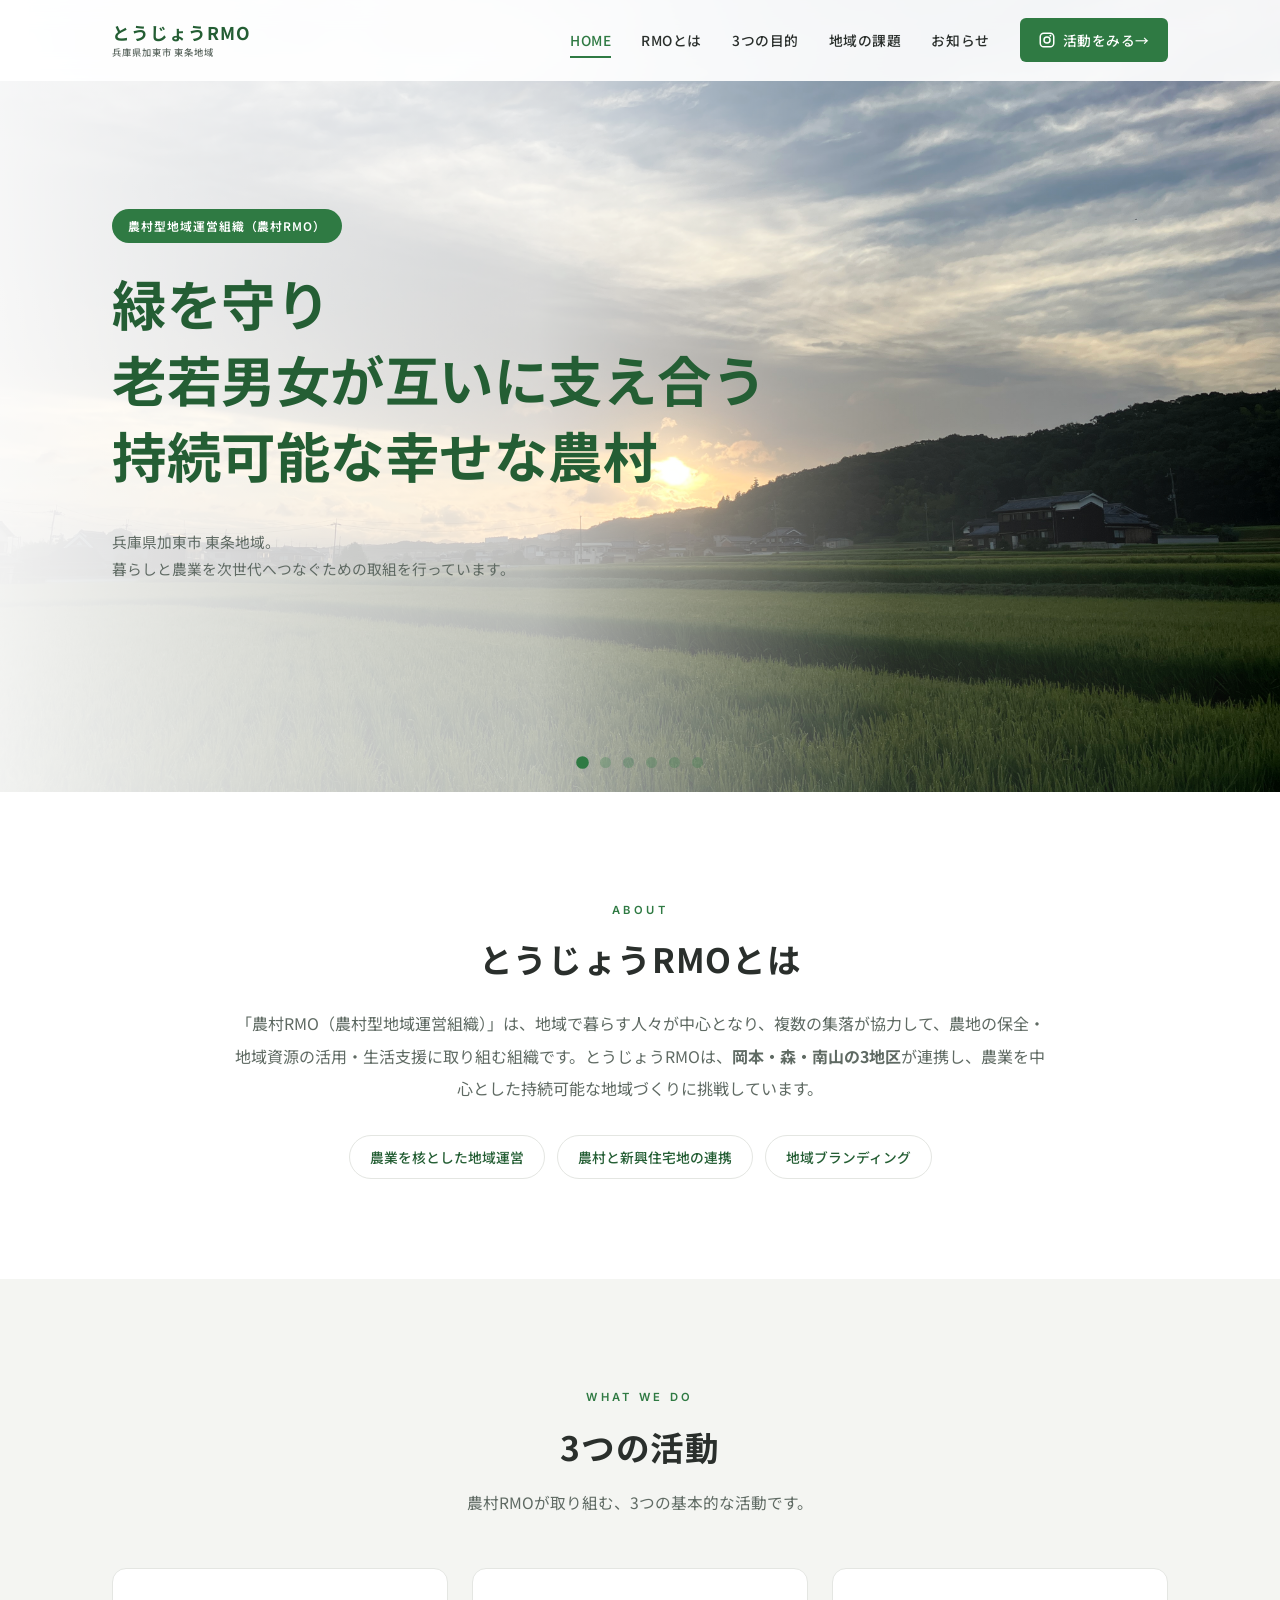
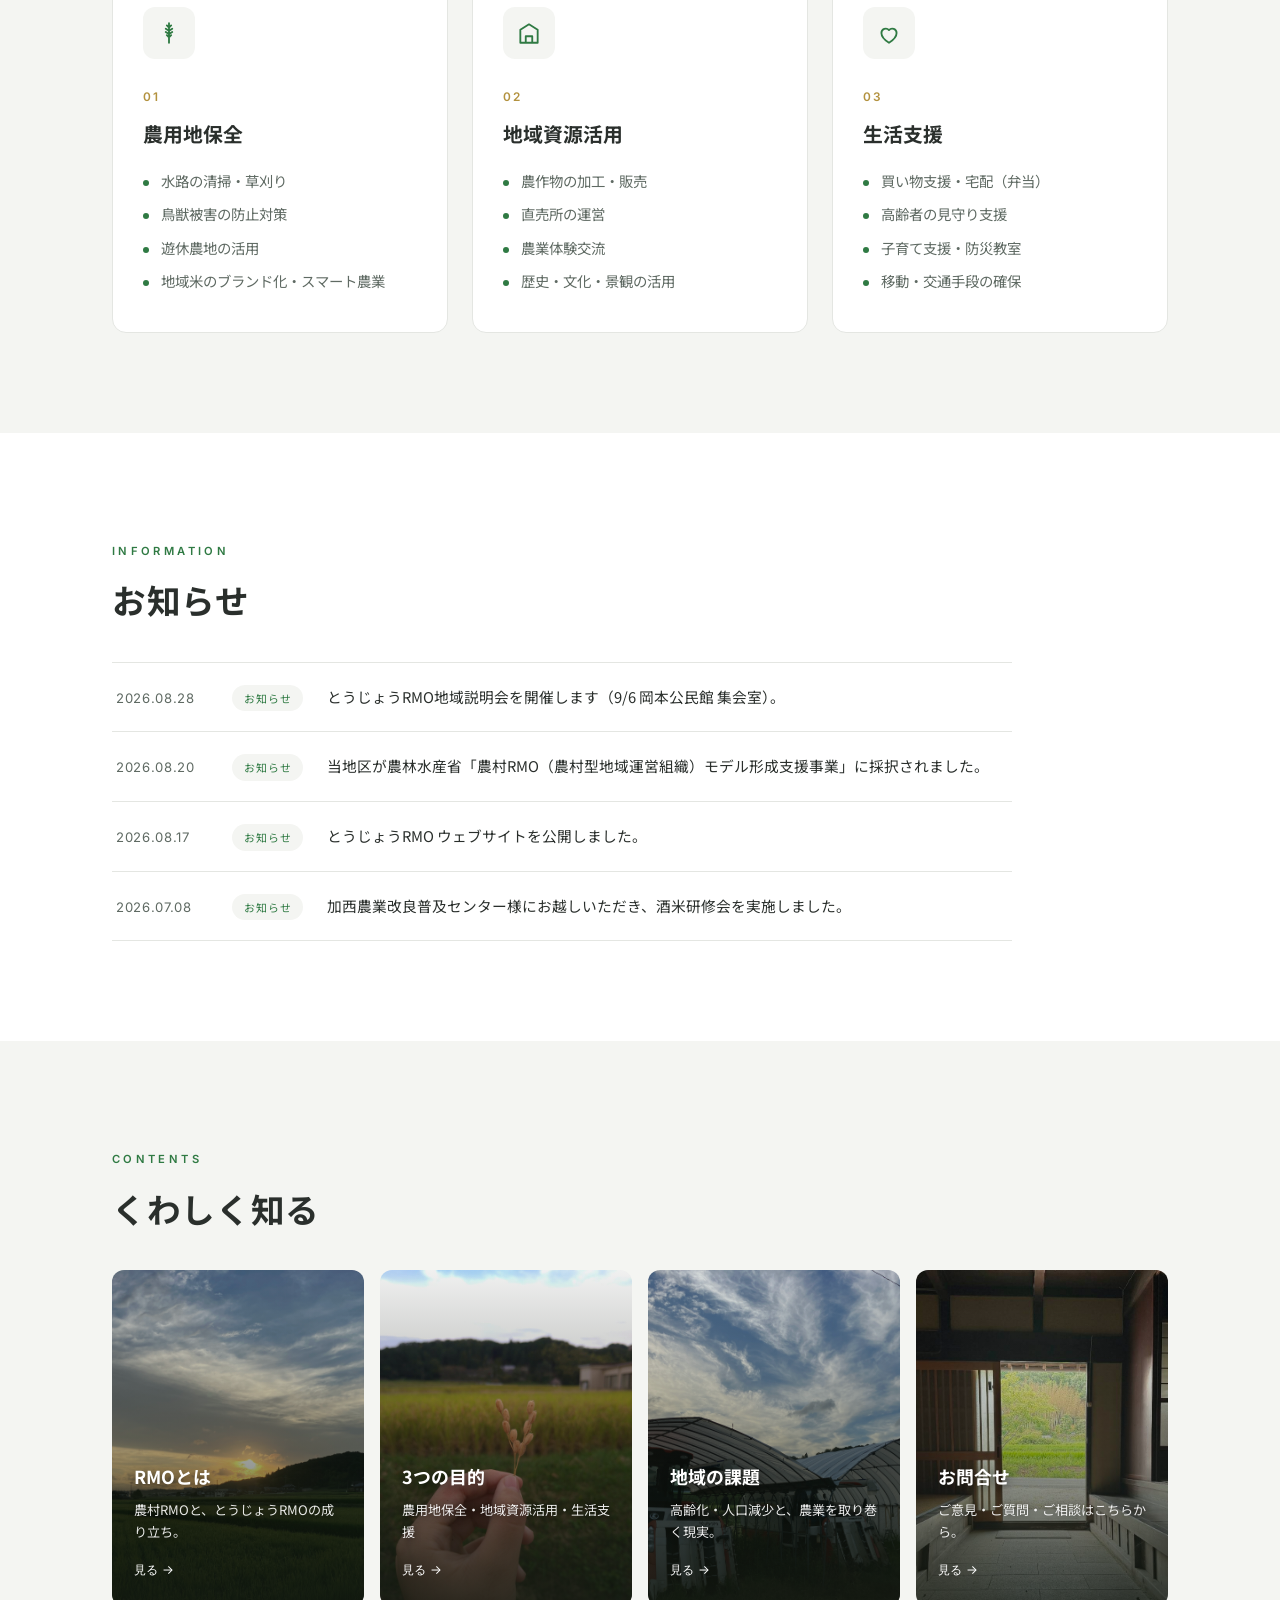
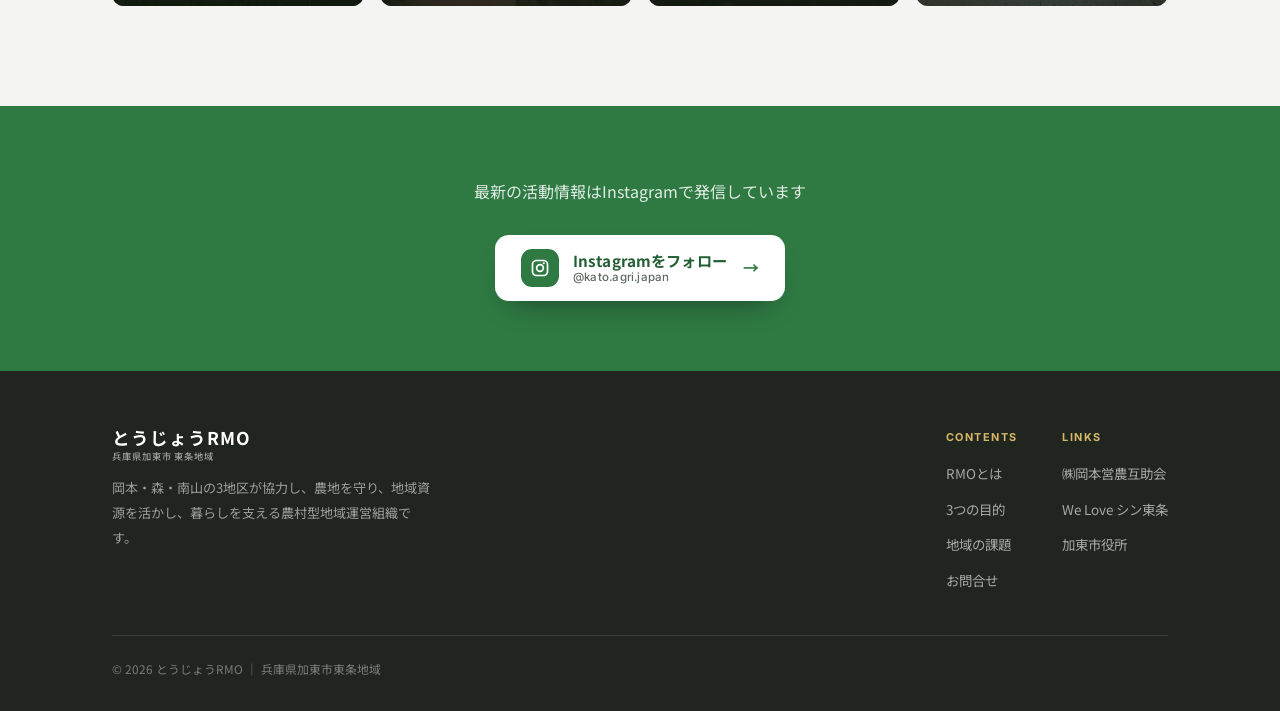
<file: index.html>
<!DOCTYPE html>
<html lang="ja">
<head>
<meta charset="UTF-8">
<meta name="viewport" content="width=device-width, initial-scale=1.0, viewport-fit=cover">
<title>とうじょうRMO</title>
<meta name="description" content="兵庫県加東市東条地域の農村型地域運営組織（農村RMO）。岡本・森・南山3地区が協力、農用地保全・地域資源活用・生活支援に取り組みます。">
<link rel="preconnect" href="https://fonts.googleapis.com">
<link rel="preconnect" href="https://fonts.gstatic.com" crossorigin>
<link href="https://fonts.googleapis.com/css2?family=Noto+Sans+JP:wght@400;500;600;700&family=Inter:wght@400;500;600;700&display=swap" rel="stylesheet">
<link rel="stylesheet" href="style.css">
</head>
<body>
<!-- ===== ヘッダー（common.js が挿入） ===== -->
<div id="site-header"></div>
<!-- ===== ヒーロー（自動スライド／3秒で分かる） ===== -->
<section class="hero">
  <div class="slides" id="slides">
    <div class="slide active"><img src="images/hero1.jpg" alt="東条地域の田園風景"></div>
    <div class="slide"><img src="images/hero2.jpg" alt="東条地域の田園風景"></div>
    <div class="slide"><img src="images/hero3.jpg" alt="東条地域の田園風景"></div>
    <div class="slide"><img src="images/hero4.jpg" alt="東条地域の田園風景"></div>
    <div class="slide"><img src="images/hero5.jpg" alt="東条地域の田園風景"></div>
    <div class="slide"><img src="images/hero6.jpg" alt="東条地域の田園風景"></div>
  </div>
  <div class="wrap hero-copy">
    <span class="badge">農村型地域運営組織（農村RMO）</span>
    <h1>緑を守り<br>老若男女が互いに支え合う<br>持続可能な幸せな農村</h1>
    <p class="sub">兵庫県加東市 東条地域。<br>暮らしと農業を次世代へつなぐための取組を行っています。</p>
  </div>
  <div class="hero-dots" id="heroDots">
    <button class="active" data-i="0" aria-label="スライド1"></button>
    <button data-i="1" aria-label="スライド2"></button>
    <button data-i="2" aria-label="スライド3"></button>
    <button data-i="3" aria-label="スライド4"></button>
    <button data-i="4" aria-label="スライド5"></button>
    <button data-i="4" aria-label="スライド6"></button>
  </div>
</section>
<!-- ===== とうじょうRMOとは（要約） ===== -->
<section class="section">
  <div class="wrap">
    <div class="intro reveal">
      <span class="eyebrow">About</span>
      <h2 class="sec-title">とうじょうRMOとは</h2>
      <p>「農村RMO（農村型地域運営組織）」は、地域で暮らす人々が中心となり、複数の集落が協力して、農地の保全・地域資源の活用・生活支援に取り組む組織です。とうじょうRMOは、<b>岡本・森・南山の3地区</b>が連携し、農業を中心とした持続可能な地域づくりに挑戦しています。</p>
      <div class="keywords">
        <span>農業を核とした地域運営</span>
        <span>農村と新興住宅地の連携</span>
        <span>地域ブランディング</span>
      </div>
    </div>
  </div>
</section>
<!-- ===== 3つの活動（Word準拠） ===== -->
<section class="section gray">
  <div class="wrap">
    <div class="acts-head reveal">
      <span class="eyebrow">What We Do</span>
      <h2 class="sec-title">3つの活動</h2>
      <p class="sec-lead" style="margin-left:auto;margin-right:auto;">農村RMOが取り組む、3つの基本的な活動です。</p>
    </div>
    <div class="acts">
      <div class="act reveal">
        <div class="ic">
          <svg width="26" height="26" viewBox="0 0 24 24" fill="none"><path d="M12 3v18 M12 7l-2-2 M12 10l-3-2 M12 13l-3-2 M12 16l-2-2 M12 7l2-2 M12 10l3-2 M12 13l3-2 M12 16l2-2" stroke="#2f7a43" stroke-width="1.7" stroke-linecap="round" stroke-linejoin="round"/></svg>
        </div>
        <span class="no">01</span>
        <h3>農用地保全</h3>
        <ul>
          <li>水路の清掃・草刈り</li>
          <li>鳥獣被害の防止対策</li>
          <li>遊休農地の活用</li>
          <li>地域米のブランド化・スマート農業</li>
        </ul>
      </div>
      <div class="act reveal">
        <div class="ic">
          <svg width="26" height="26" viewBox="0 0 24 24" fill="none"><path d="M4 21V9l8-5 8 5v12M4 21h16M9 21v-6h6v6" stroke="#2f7a43" stroke-width="1.7" stroke-linecap="round" stroke-linejoin="round"/></svg>
        </div>
        <span class="no">02</span>
        <h3>地域資源活用</h3>
        <ul>
          <li>農作物の加工・販売</li>
          <li>直売所の運営</li>
          <li>農業体験交流</li>
          <li>歴史・文化・景観の活用</li>
        </ul>
      </div>
      <div class="act reveal">
        <div class="ic">
          <svg width="26" height="26" viewBox="0 0 24 24" fill="none"><path d="M12 21s-7-4.35-7-9a4 4 0 0 1 7-2.65A4 4 0 0 1 19 12c0 4.65-7 9-7 9z" stroke="#2f7a43" stroke-width="1.7" stroke-linecap="round" stroke-linejoin="round"/></svg>
        </div>
        <span class="no">03</span>
        <h3>生活支援</h3>
        <ul>
          <li>買い物支援・宅配（弁当）</li>
          <li>高齢者の見守り支援</li>
          <li>子育て支援・防災教室</li>
          <li>移動・交通手段の確保</li>
        </ul>
      </div>
    </div>
  </div>
</section>
<!-- ===== お知らせ（JSONで管理） ===== -->
<section class="section" id="news">
  <div class="wrap">
    <div class="acts-head reveal" style="text-align:left;margin-bottom:36px;">
      <span class="eyebrow">Information</span>
      <h2 class="sec-title">お知らせ</h2>
    </div>
    <div class="news-list reveal" id="newsList"></div>
  </div>
</section>
<!-- ===== コンテンツ ナビ（各タイルにヒーロー画像／リンク先ページと同じ画像） ===== -->
<section class="section gray">
  <div class="wrap">
    <div class="acts-head reveal" style="text-align:left;margin-bottom:36px;">
      <span class="eyebrow">Contents</span>
      <h2 class="sec-title">くわしく知る</h2>
    </div>
    <div class="menu-grid reveal">
      <a href="about.html" class="menu-card">
        <img src="images/hero1.jpg" alt="RMOとは">
        <div class="menu-body">
          <h3>RMOとは</h3>
          <p>農村RMOと、とうじょうRMOの成り立ち。</p>
          <span class="go">見る →</span>
        </div>
      </a>
      <a href="solutions.html" class="menu-card">
        <img src="images/hero2.jpg" alt="3つの活動">
        <div class="menu-body">
          <h3>3つの目的</h3>
          <p>農用地保全・地域資源活用・生活支援</p>
          <span class="go">見る →</span>
        </div>
      </a>
      <a href="challenges.html" class="menu-card">
        <img src="images/hero3.jpg" alt="地域の課題">
        <div class="menu-body">
          <h3>地域の課題</h3>
          <p>高齢化・人口減少と、農業を取り巻く現実。</p>
          <span class="go">見る →</span>
        </div>
      </a>
      <a href="contact.html" class="menu-card">
        <img src="images/hero4.jpg" alt="お問合せ">
        <div class="menu-body">
          <h3>お問合せ</h3>
          <p>ご意見・ご質問・ご相談はこちらから。</p>
          <span class="go">見る →</span>
        </div>
      </a>
    </div>
  </div>
</section>
<!-- ===== CTA ===== -->
<section class="cta">
  <div class="wrap">
    <p>最新の活動情報はInstagramで発信しています</p>
    <a href="https://www.instagram.com/kato.agri.japan/" class="btn btn-ig" target="_blank" rel="noopener" aria-label="Instagram @kato.agri.japan をフォロー">
      <span class="ig-icon" aria-hidden="true">
        <svg width="20" height="20" viewBox="0 0 24 24" fill="currentColor">
          <path d="M7.75 2C4.57 2 2 4.57 2 7.75v8.5C2 19.43 4.57 22 7.75 22h8.5C19.43 22 22 19.43 22 16.25v-8.5C22 4.57 19.43 2 16.25 2h-8.5zm0 2h8.5A3.75 3.75 0 0 1 20 7.75v8.5A3.75 3.75 0 0 1 16.25 20h-8.5A3.75 3.75 0 0 1 4 16.25v-8.5A3.75 3.75 0 0 1 7.75 4zm8.75 1a1.25 1.25 0 1 0 0 2.5 1.25 1.25 0 0 0 0-2.5zM12 7a5 5 0 1 0 0 10 5 5 0 0 0 0-10zm0 2a3 3 0 1 1 0 6 3 3 0 0 1 0-6z"/>
        </svg>
      </span>
      <span class="ig-label">
        <span class="ig-main">Instagramをフォロー</span>
        <span class="ig-handle">@kato.agri.japan</span>
      </span>
      <span class="ig-arrow" aria-hidden="true">→</span>
    </a>
  </div>
</section>
<!-- ===== フッター（common.js が挿入） ===== -->
<div id="site-footer"></div>

<!-- 共通のメニューバー・フッター・メニュー動作・reveal は common.js が担当 -->
<script src="common.js"></script>
<script>
/* ↓ このページ（トップ）だけの動き：ヒーロースライド と お知らせ読み込み */

/* ヒーロー自動スライド */
const slides=[...document.querySelectorAll('.slide')];
const dots=[...document.querySelectorAll('.hero-dots button')];
let cur=0,timer;
function show(i){cur=i;slides.forEach((s,n)=>s.classList.toggle('active',n===i));dots.forEach((b,n)=>b.classList.toggle('active',n===i));}
function next(){show((cur+1)%slides.length);}
function play(){timer=setInterval(next,5000);}
dots.forEach(b=>b.addEventListener('click',()=>{show(+b.dataset.i);clearInterval(timer);play();}));
play();

/* お知らせ（news.json） */
fetch('news.json').then(r=>r.json()).then(items=>{
  document.getElementById('newsList').innerHTML=items.map(n=>{
    const d=new Date(n.date);
    const date=`${d.getFullYear()}.${String(d.getMonth()+1).padStart(2,'0')}.${String(d.getDate()).padStart(2,'0')}`;
    const title=n.url?`<a class="title" href="${n.url}">${n.title}</a>`:`<span class="title">${n.title}</span>`;
    return `<div class="news-item"><span class="date">${date}</span><span class="cat">${n.category}</span>${title}</div>`;
  }).join('');
}).catch(()=>{});
</script>
</body>
</html>
</file>
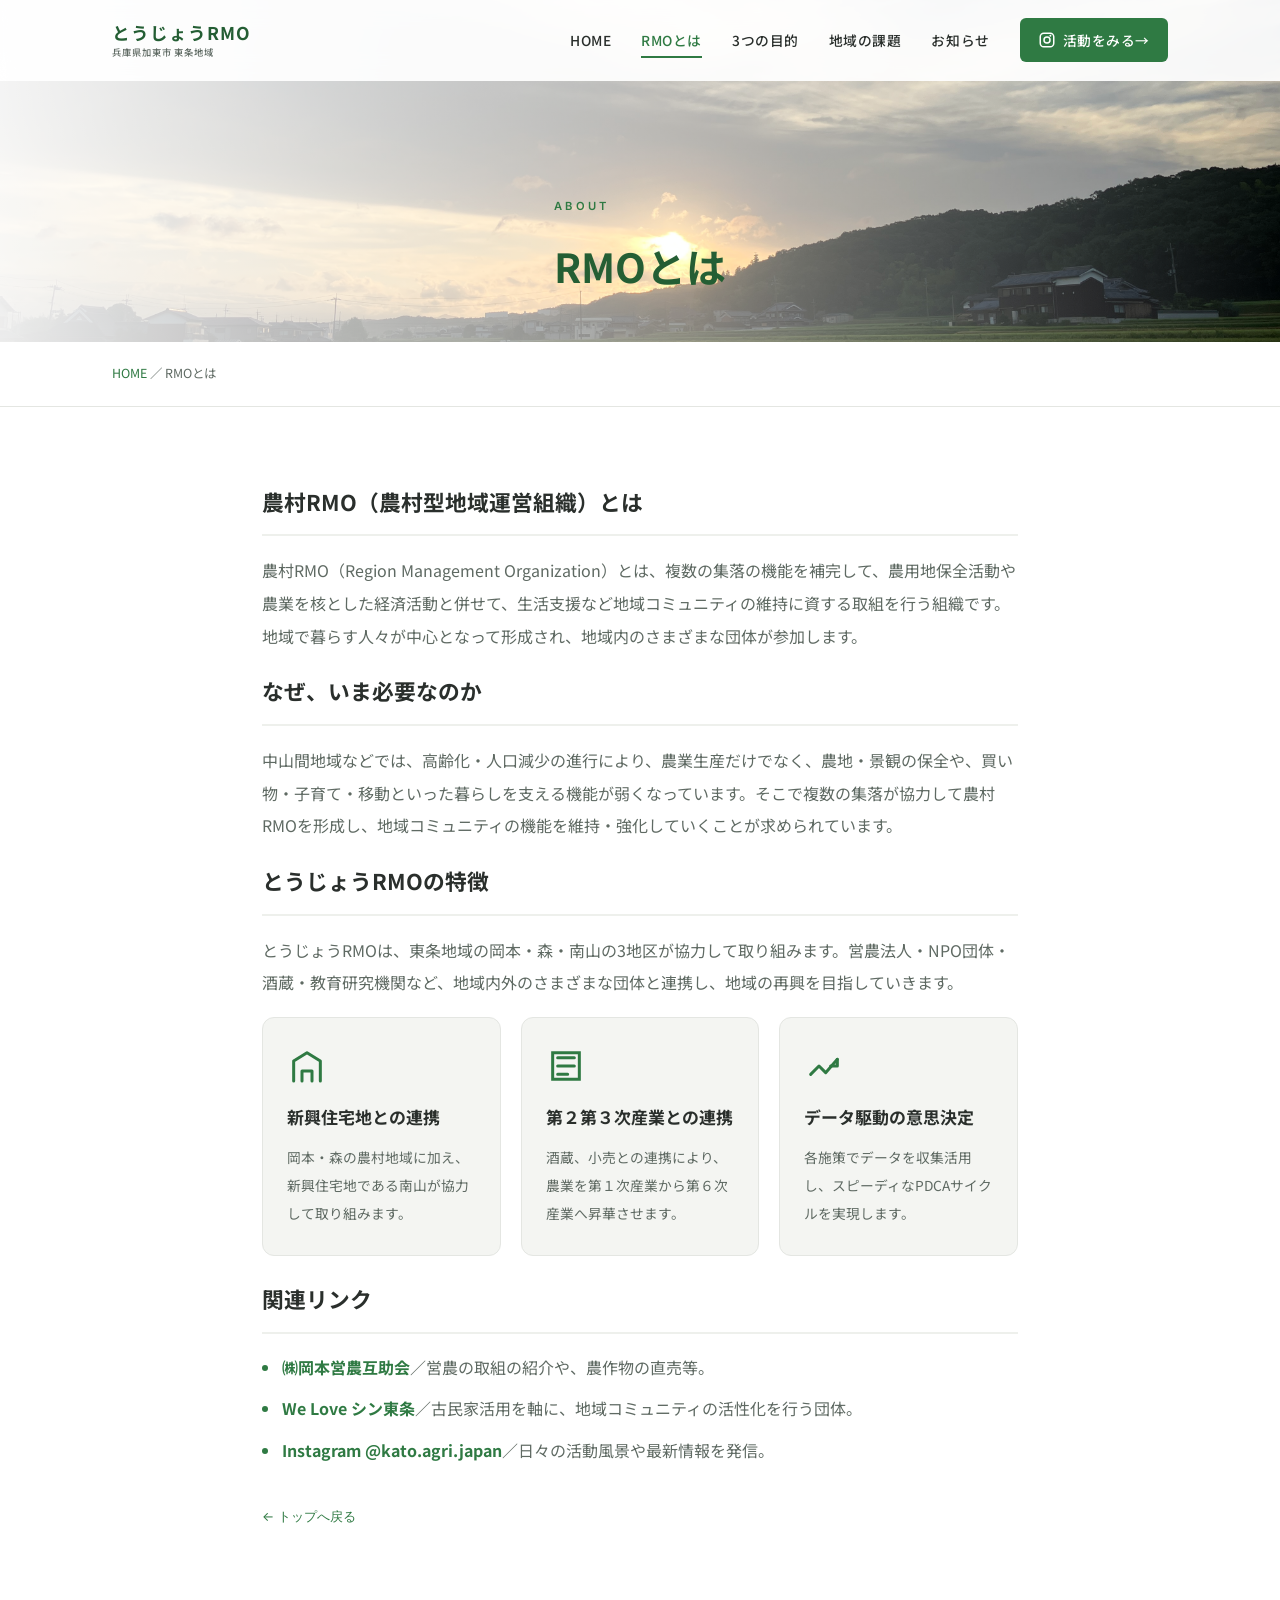
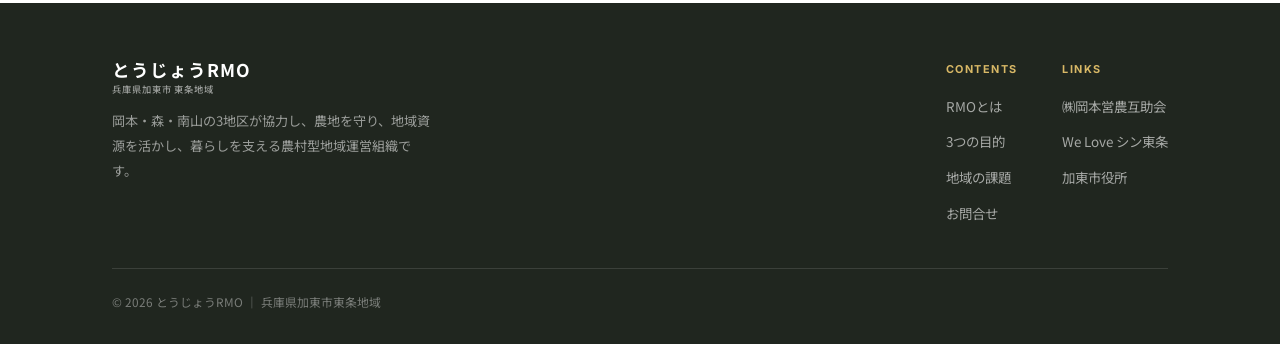
<file: about.html>
<!DOCTYPE html>
<html lang="ja">
<head>
<meta charset="UTF-8">
<meta name="viewport" content="width=device-width, initial-scale=1.0, viewport-fit=cover">
<title>RMOとは ｜ とうじょうRMO</title>
<meta name="description" content="農村RMO（農村型地域運営組織）とは何か。とうじょうRMOの成り立ちと、岡本・森・南山3地区の連携。">
<link rel="preconnect" href="https://fonts.googleapis.com">
<link rel="preconnect" href="https://fonts.gstatic.com" crossorigin>
<link href="https://fonts.googleapis.com/css2?family=Noto+Sans+JP:wght@400;500;600;700&family=Inter:wght@400;500;600;700&display=swap" rel="stylesheet">
<link rel="stylesheet" href="style.css">
</head>
<body>
<div id="site-header"></div>
<section class="page-hero">
  <img src="images/hero1.jpg" alt="東条地域の田園風景">
  <div class="wrap"><span class="eyebrow">About</span><h1>RMOとは</h1></div>
</section>
<div class="crumbs"><div class="wrap"><a href="index.html">HOME</a> ／ RMOとは</div></div>
<article class="article">
  <div class="wrap" style="max-width:820px;">
    <div class="reveal">
      <h2>農村RMO（農村型地域運営組織）とは</h2>
      <p>農村RMO（Region Management Organization）とは、複数の集落の機能を補完して、農用地保全活動や農業を核とした経済活動と併せて、生活支援など地域コミュニティの維持に資する取組を行う組織です。地域で暮らす人々が中心となって形成され、地域内のさまざまな団体が参加します。</p>
    </div>
    <div class="reveal">
      <h2>なぜ、いま必要なのか</h2>
      <p>中山間地域などでは、高齢化・人口減少の進行により、農業生産だけでなく、農地・景観の保全や、買い物・子育て・移動といった暮らしを支える機能が弱くなっています。そこで複数の集落が協力して農村RMOを形成し、地域コミュニティの機能を維持・強化していくことが求められています。</p>
    </div>
    <div class="reveal">
      <h2>とうじょうRMOの特徴</h2>
      <p>とうじょうRMOは、東条地域の岡本・森・南山の3地区が協力して取り組みます。営農法人・NPO団体・酒蔵・教育研究機関など、地域内外のさまざまな団体と連携し、地域の再興を目指していきます。</p>

  <div class="cards3">
  <div class="mini-card">
    <div class="mini-icon">
      <svg width="40" height="40" viewBox="0 0 24 24" fill="none">
        <path d="M4 21V9l8-5 8 5v12M9 21v-6h6v6"
          stroke="#2f7a43"
          stroke-width="1.8"
          stroke-linecap="round"
          stroke-linejoin="round"/>
      </svg>
    </div>
    <h3>新興住宅地との連携</h3>
    <p>岡本・森の農村地域に加え、新興住宅地である南山が協力して取り組みます。</p>
  </div>
  <div class="mini-card">
    <div class="mini-icon">
      <svg width="40" height="40" viewBox="0 0 24 24" fill="none">
        <path d="M7 7h10M7 12h10M7 17h6"
          stroke="#2f7a43"
          stroke-width="1.8"
          stroke-linecap="round"/>
        <path d="M4 4h16v16H4z"
          stroke="#2f7a43"
          stroke-width="1.8"/>
      </svg>
    </div>
    <h3>第２第３次産業との連携</h3>
    <p>酒蔵、小売との連携により、農業を第１次産業から第６次産業へ昇華させます。</p>
  </div>

  <div class="mini-card">
    <div class="mini-icon">
      <svg width="40" height="40" viewBox="0 0 24 24" fill="none">
        <path d="M4 17l5-5 4 4 7-8"
          stroke="#2f7a43"
          stroke-width="1.8"
          stroke-linecap="round"
          stroke-linejoin="round"/>
        <path d="M20 8v4h-4"
          stroke="#2f7a43"
          stroke-width="1.8"
          stroke-linecap="round"
          stroke-linejoin="round"/>
      </svg>
    </div>
    <h3>データ駆動の意思決定</h3>
    <p>各施策でデータを収集活用し、スピーディなPDCAサイクルを実現します。</p>
  </div>
  </div>
    </div>
    <div class="reveal">
      <h2>関連リンク</h2>
      <ul>
        <li><b><a href="https://sites.google.com/view/okamotoeinou/" target="_blank" rel="noopener" style="color:var(--green)">㈱岡本営農互助会</a></b>／営農の取組の紹介や、農作物の直売等。</li>
        <li><b><a href="https://www.welovetojo.com/" target="_blank" rel="noopener" style="color:var(--green)">We Love シン東条</a></b>／古民家活用を軸に、地域コミュニティの活性化を行う団体。</li>
        <li><b><a href="https://www.instagram.com/kato.agri.japan/" target="_blank" rel="noopener" style="color:var(--green)">Instagram @kato.agri.japan</a></b>／日々の活動風景や最新情報を発信。</li>
      </ul>
    </div>
    <a href="index.html" class="back-link">← トップへ戻る</a>
  </div>
</article>
<div id="site-footer"></div>
<script src="common.js"></script>
</body>
</html>
</file>
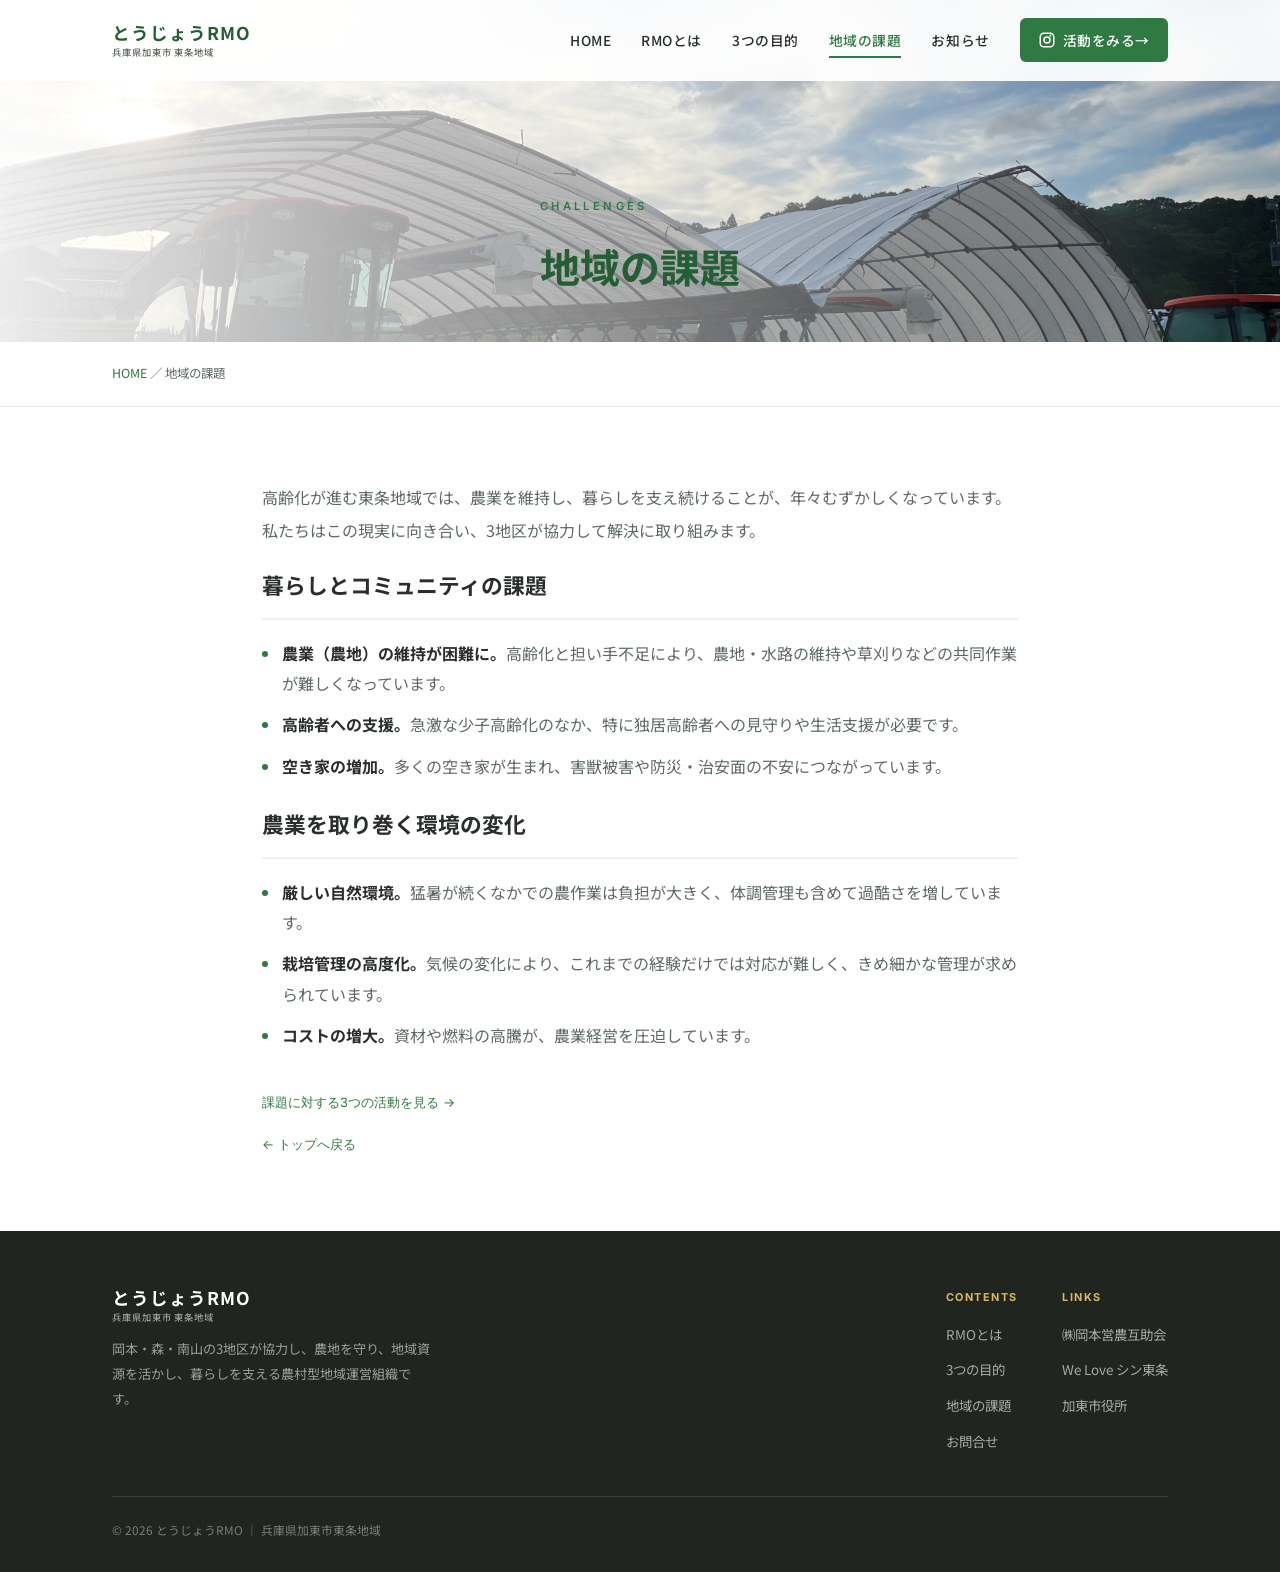
<file: challenges.html>
<!DOCTYPE html>
<html lang="ja">
<head>
<meta charset="UTF-8">
<meta name="viewport" content="width=device-width, initial-scale=1.0, viewport-fit=cover">
<title>地域の課題 ｜ とうじょうRMO</title>
<meta name="description" content="東条地域が直面する高齢化・人口減少と、農業を取り巻く環境の課題。">
<link rel="preconnect" href="https://fonts.googleapis.com">
<link rel="preconnect" href="https://fonts.gstatic.com" crossorigin>
<link href="https://fonts.googleapis.com/css2?family=Noto+Sans+JP:wght@400;500;600;700&family=Inter:wght@400;500;600;700&display=swap" rel="stylesheet">
<link rel="stylesheet" href="style.css">
</head>
<body>
<div id="site-header"></div>
<section class="page-hero">
  <img src="images/hero3.jpg" alt="東条地域の農村集落">
  <div class="wrap"><span class="eyebrow">Challenges</span><h1>地域の課題</h1></div>
</section>
<div class="crumbs"><div class="wrap"><a href="index.html">HOME</a> ／ 地域の課題</div></div>
<article class="article">
  <div class="wrap" style="max-width:820px;">
    <div class="reveal">
      <p>高齢化が進む東条地域では、農業を維持し、暮らしを支え続けることが、年々むずかしくなっています。私たちはこの現実に向き合い、3地区が協力して解決に取り組みます。</p>
    </div>
    <div class="reveal">
      <h2>暮らしとコミュニティの課題</h2>
      <ul>
        <li><b>農業（農地）の維持が困難に。</b>高齢化と担い手不足により、農地・水路の維持や草刈りなどの共同作業が難しくなっています。</li>
        <li><b>高齢者への支援。</b>急激な少子高齢化のなか、特に独居高齢者への見守りや生活支援が必要です。</li>
        <li><b>空き家の増加。</b>多くの空き家が生まれ、害獣被害や防災・治安面の不安につながっています。</li>
      </ul>
    </div>
    <div class="reveal">
      <h2>農業を取り巻く環境の変化</h2>
      <ul>
        <li><b>厳しい自然環境。</b>猛暑が続くなかでの農作業は負担が大きく、体調管理も含めて過酷さを増しています。</li>
        <li><b>栽培管理の高度化。</b>気候の変化により、これまでの経験だけでは対応が難しく、きめ細かな管理が求められています。</li>
        <li><b>コストの増大。</b>資材や燃料の高騰が、農業経営を圧迫しています。</li>
      </ul>
    </div>
    <a href="solutions.html" class="back-link">課題に対する3つの活動を見る →</a><br>
    <a href="index.html" class="back-link">← トップへ戻る</a>
  </div>
</article>
<div id="site-footer"></div>
<script src="common.js"></script>
</body>
</html>
</file>
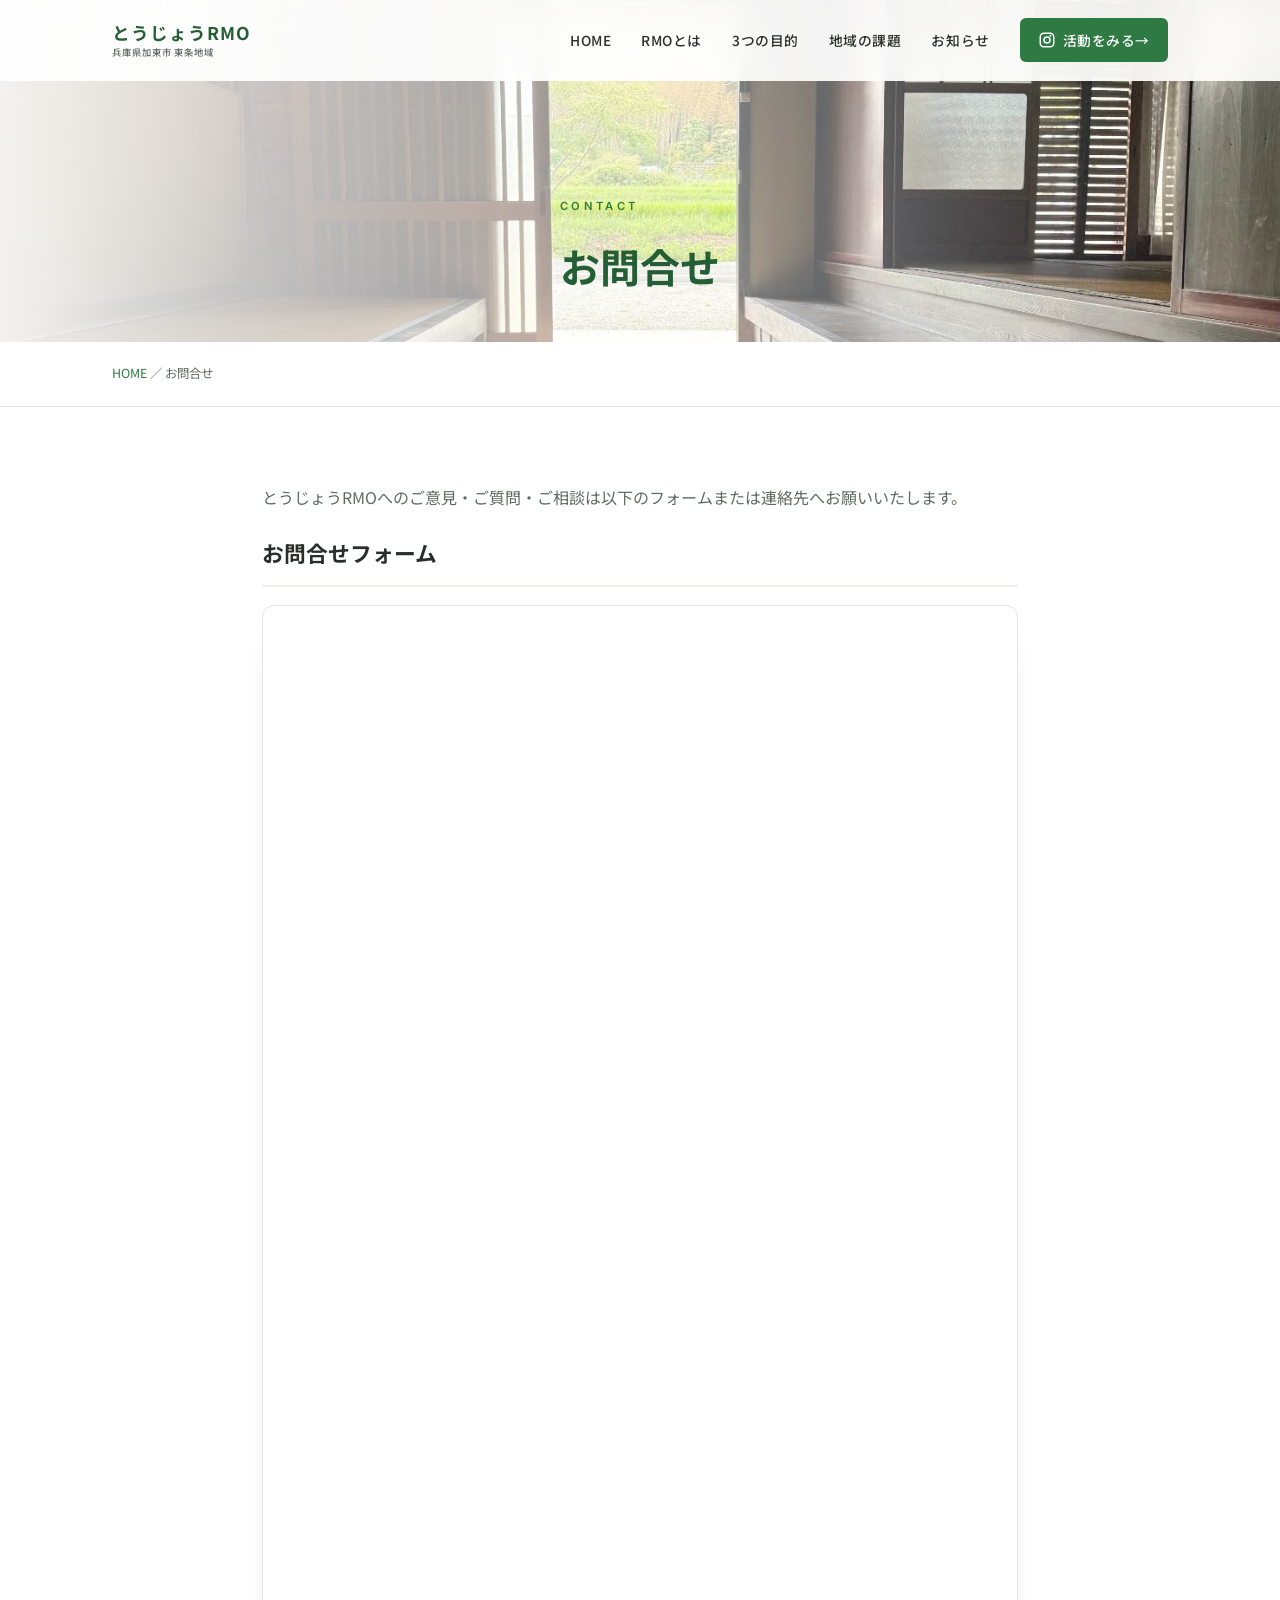
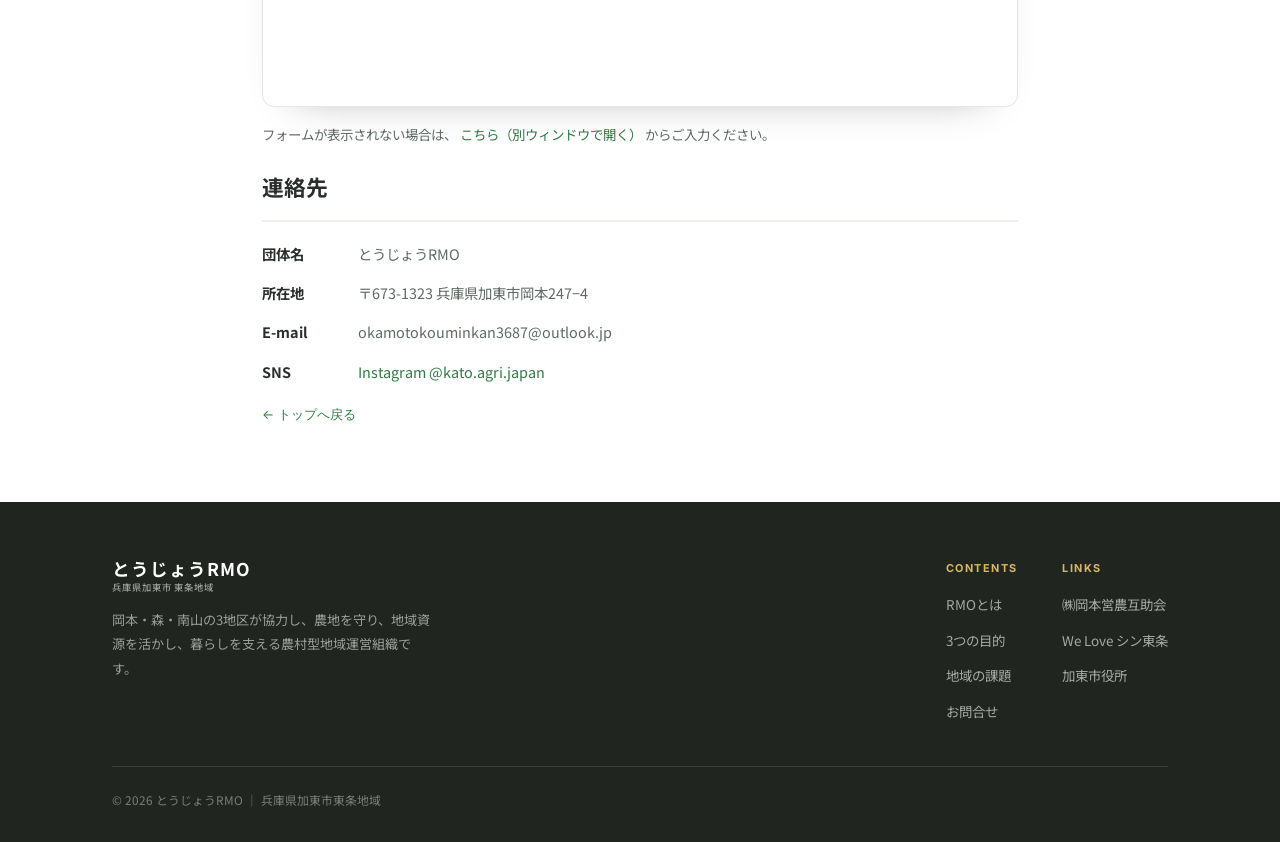
<file: contact.html>
<!DOCTYPE html>
<html lang="ja">
<head>
<meta charset="UTF-8">
<meta name="viewport" content="width=device-width, initial-scale=1.0, viewport-fit=cover">
<title>お問合せ ｜ とうじょうRMO</title>
<meta name="description" content="とうじょうRMOへのご意見・ご質問・ご相談はこちらから。">
<link rel="preconnect" href="https://fonts.googleapis.com">
<link rel="preconnect" href="https://fonts.gstatic.com" crossorigin>
<link href="https://fonts.googleapis.com/css2?family=Noto+Sans+JP:wght@400;500;600;700&family=Inter:wght@400;500;600;700&display=swap" rel="stylesheet">
<link rel="stylesheet" href="style.css">
<style>
/* =========================================================
   お問合せページ：Googleフォーム埋め込み用スタイル
   ========================================================= */
.gform-embed{
  position:relative;
  width:100%;
  border:1px solid var(--line,#e4e6e2);
  border-radius:12px;
  overflow:hidden;
  background:var(--white,#fff);
  box-shadow:0 18px 42px -34px rgba(0,0,0,.45);
}
.gform-embed iframe{
  display:block;
  width:100%;
  min-height:1100px;   /* フォームの項目数に応じて調整してください */
  border:0;
}
/* フォームの下に添える注記 */
.gform-note{
  margin-top:14px;
  font-size:.84rem;
  color:var(--ink-soft,#5f6a63);
}
.gform-note a{color:var(--green,#2f7a43);}
</style>
</head>
<body>
<div id="site-header"></div>
<section class="page-hero">
  <img src="images/hero4.jpg" alt="東条地域の農村風景">
  <div class="wrap"><span class="eyebrow">Contact</span><h1>お問合せ</h1></div>
</section>
<div class="crumbs"><div class="wrap"><a href="index.html">HOME</a> ／ お問合せ</div></div>
<article class="article">
  <div class="wrap" style="max-width:820px;">
    <div class="reveal">
      <p>とうじょうRMOへのご意見・ご質問・ご相談は以下のフォームまたは連絡先へお願いいたします。</p>
    </div>
    <div class="reveal">
      <h2>お問合せフォーム</h2>

      <!-- ============================================================
           ▼▼▼ Googleフォームの埋め込み ▼▼▼
           使い方：
             1. Googleフォームを開き、右上「送信」→「< >（埋め込み HTML）」を選択
             2. 表示された <iframe ...> をコピー
             3. 下の <iframe ...> を丸ごと差し替える（src の URL を置き換えるだけでも可）
                ※ 末尾が「/viewform?embedded=true」になっている共有用URLです
           ============================================================ -->
      <div class="gform-embed">
        <iframe
          src="https://docs.google.com/forms/d/e/1FAIpQLSe3mhJQr_Cekg2DSbexSbFl0TOWzvu6t_jJOeEc8Z-Sl9pMcA/viewform?usp=dialog"
          title="とうじょうRMO お問合せフォーム"
          loading="lazy">
          読み込んでいます…
        </iframe>
      </div>

      <p class="gform-note">
        フォームが表示されない場合は、
        <a href="https://docs.google.com/forms/d/e/1FAIpQLSe3mhJQr_Cekg2DSbexSbFl0TOWzvu6t_jJOeEc8Z-Sl9pMcA/viewform?usp=dialog" target="_blank" rel="noopener">こちら（別ウィンドウで開く）</a>
        からご入力ください。
      </p>
    </div>
    <div class="reveal">
      <h2>連絡先</h2>
      <div class="contact-info">
        <div class="row"><b>団体名</b><span>とうじょうRMO</span></div>
        <div class="row"><b>所在地</b><span>〒673-1323 兵庫県加東市岡本247−4</span></div>
        <div class="row"><b>E-mail</b><span>okamotokouminkan3687@outlook.jp</span></div>
        <div class="row"><b>SNS</b><span><a href="https://www.instagram.com/kato.agri.japan/" target="_blank" rel="noopener" style="color:var(--green)">Instagram @kato.agri.japan</a></span></div>
      </div>
    </div>
    <a href="index.html" class="back-link">← トップへ戻る</a>
  </div>
</article>
<div id="site-footer"></div>
<script src="common.js"></script>
</body>
</html>
</file>
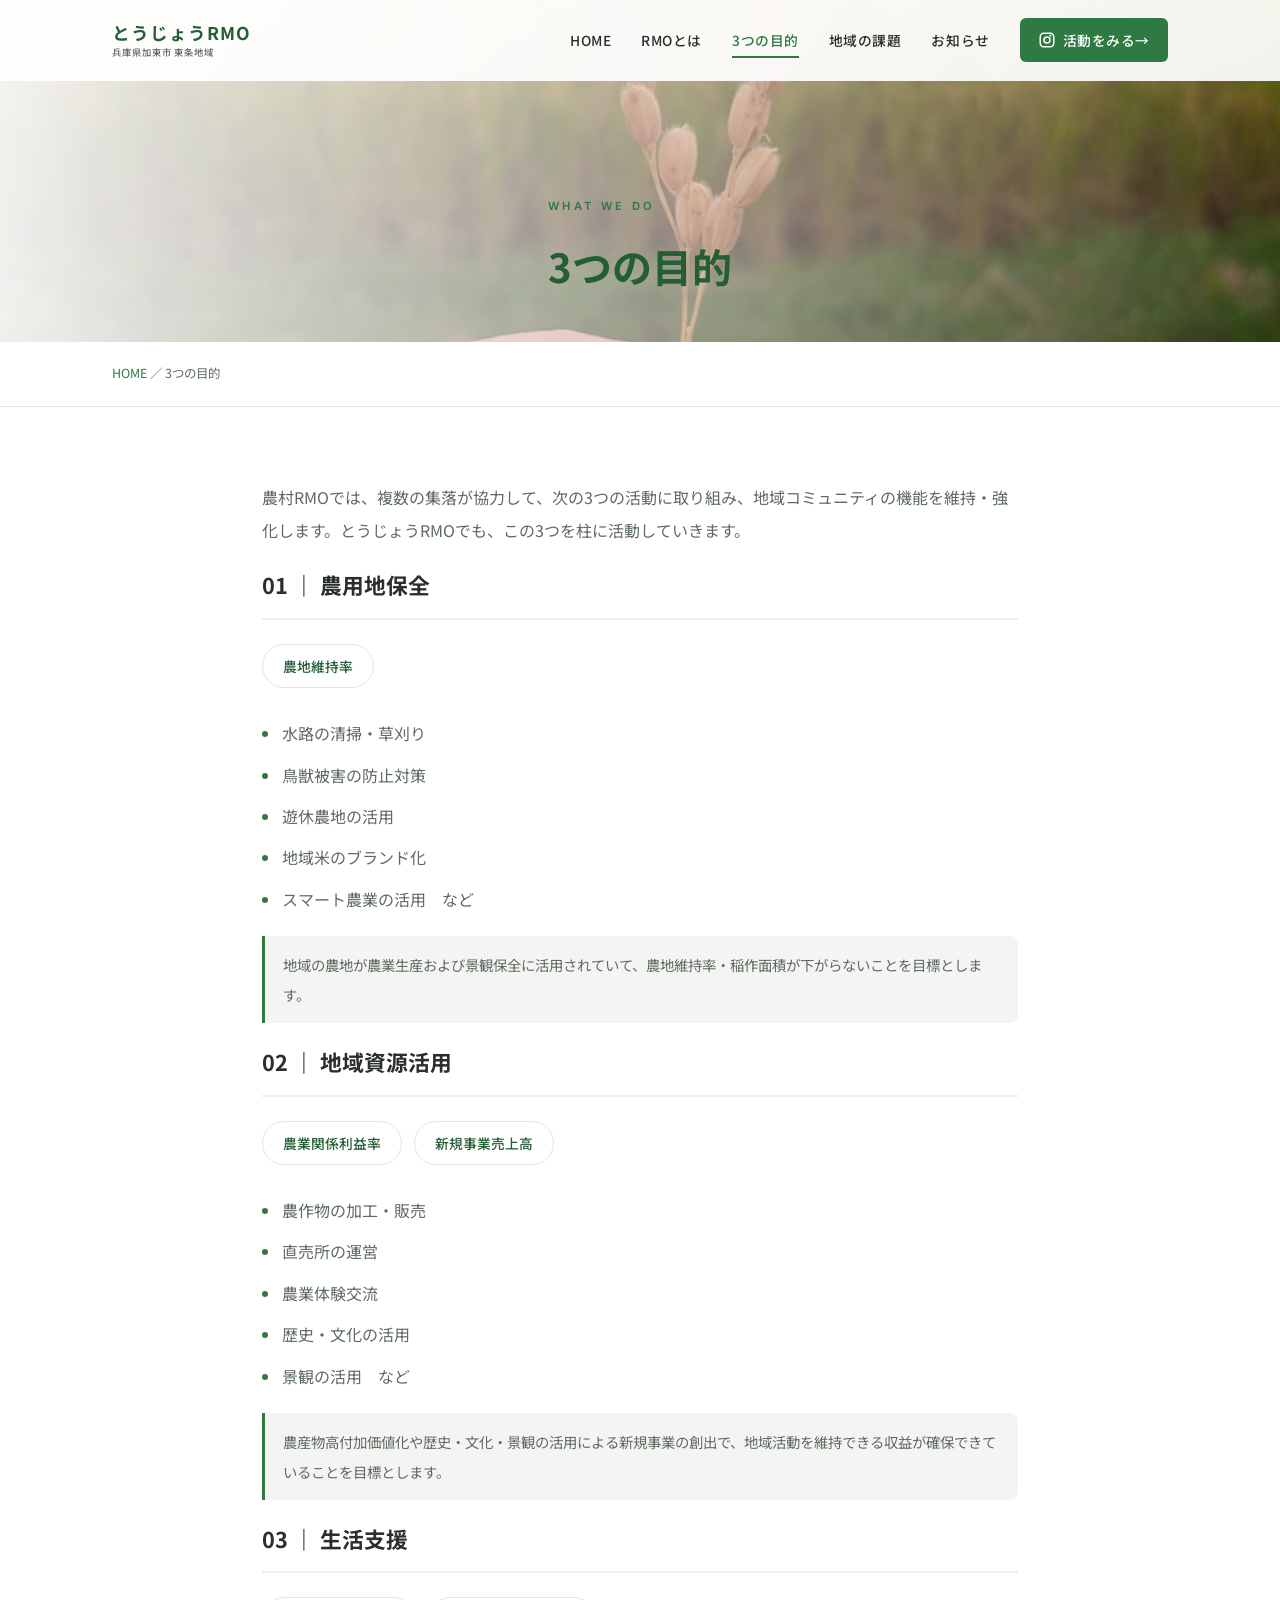
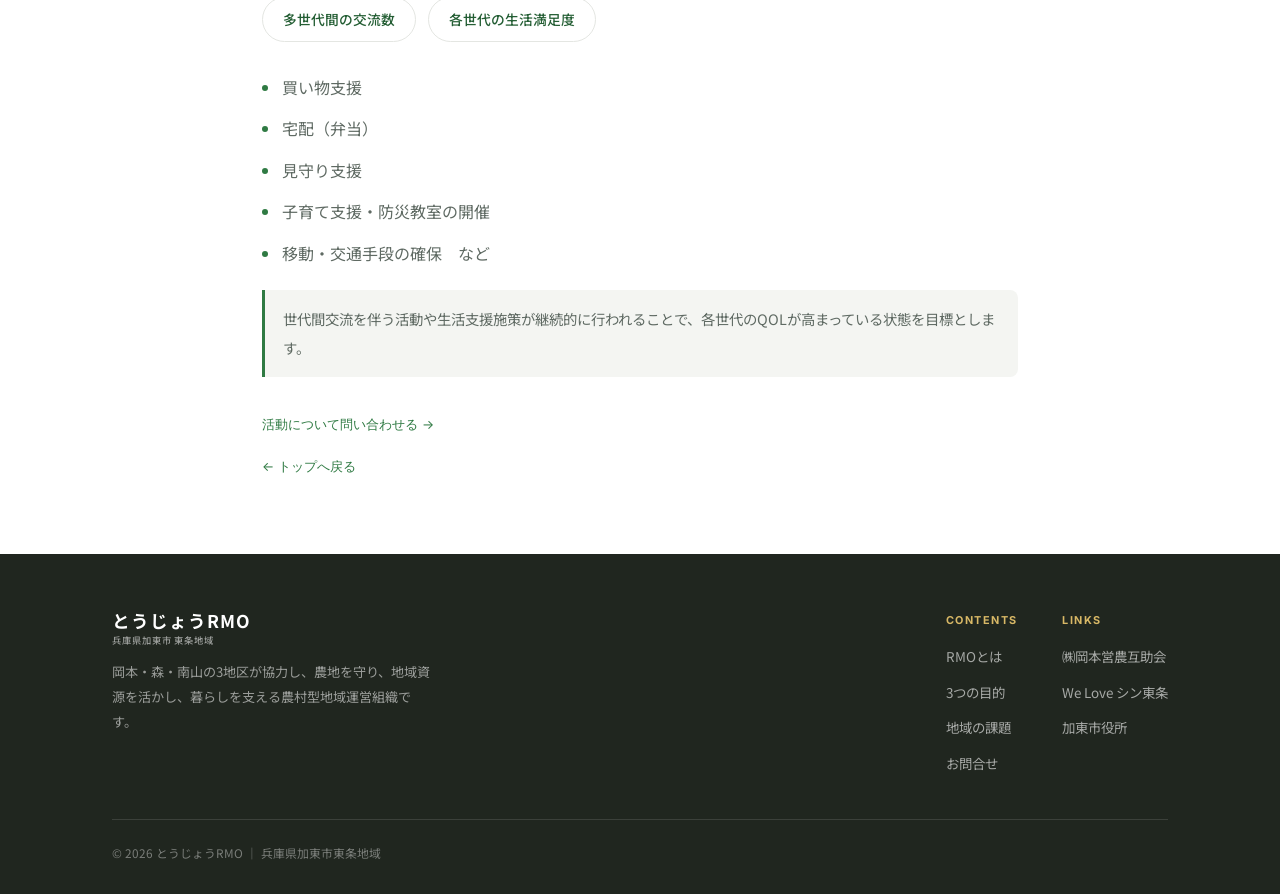
<file: solutions.html>
<!DOCTYPE html>
<html lang="ja">
<head>
<meta charset="UTF-8">
<meta name="viewport" content="width=device-width, initial-scale=1.0, viewport-fit=cover">
<title>3つの目的 ｜ とうじょうRMO</title>
<meta name="description" content="とうじょうRMOの3つの基本活動。農用地保全・地域資源活用・生活支援の具体的な取り組み。">
<link rel="preconnect" href="https://fonts.googleapis.com">
<link rel="preconnect" href="https://fonts.gstatic.com" crossorigin>
<link href="https://fonts.googleapis.com/css2?family=Noto+Sans+JP:wght@400;500;600;700&family=Inter:wght@400;500;600;700&display=swap" rel="stylesheet">
<link rel="stylesheet" href="style.css">
</head>
<body>
<div id="site-header"></div>
<section class="page-hero">
  <img src="images/hero2.jpg" alt="東条地域の田園風景">
  <div class="wrap"><span class="eyebrow">What We Do</span><h1>3つの目的</h1></div>
</section>
<div class="crumbs"><div class="wrap"><a href="index.html">HOME</a> ／ 3つの目的</div></div>
<article class="article">
  <div class="wrap" style="max-width:820px;">
    <div class="reveal">
      <p>農村RMOでは、複数の集落が協力して、次の3つの活動に取り組み、地域コミュニティの機能を維持・強化します。とうじょうRMOでも、この3つを柱に活動していきます。</p>
    </div>
    <div class="reveal">
      <h2>01 ｜ 農用地保全</h2>
      <div class="tags">
       <span>農地維持率</span>
      </div><br>
      <ul>
        <li>水路の清掃・草刈り</li>
        <li>鳥獣被害の防止対策</li>
        <li>遊休農地の活用</li>
        <li>地域米のブランド化</li>
        <li>スマート農業の活用　など</li>
      </ul>
      <p class="act-note">地域の農地が農業生産および景観保全に活用されていて、農地維持率・稲作面積が下がらないことを目標とします。</p>
    </div>
    <div class="reveal">
      <h2>02 ｜ 地域資源活用</h2>
      <div class="tags">
       <span>農業関係利益率</span>
       <span>新規事業売上高</span>
      </div><br>
      <ul>
        <li>農作物の加工・販売</li>
        <li>直売所の運営</li>
        <li>農業体験交流</li>
        <li>歴史・文化の活用</li>
        <li>景観の活用　など</li>
      </ul>
      <p class="act-note">農産物高付加価値化や歴史・文化・景観の活用による新規事業の創出で、地域活動を維持できる収益が確保できていることを目標とします。</p>
    </div>
    <div class="reveal">
      <h2>03 ｜ 生活支援</h2>
      <div class="tags">
       <span>多世代間の交流数</span>
       <span>各世代の生活満足度</span>
      </div><br>
      <ul>
        <li>買い物支援</li>
        <li>宅配（弁当）</li>
        <li>見守り支援</li>
        <li>子育て支援・防災教室の開催</li>
        <li>移動・交通手段の確保　など</li>
      </ul>
      <p class="act-note">世代間交流を伴う活動や生活支援施策が継続的に行われることで、各世代のQOLが高まっている状態を目標とします。</p>
    </div>
    <a href="contact.html" class="back-link">活動について問い合わせる →</a><br>
    <a href="index.html" class="back-link">← トップへ戻る</a>
  </div>
</article>
<div id="site-footer"></div>
<script src="common.js"></script>
</body>
</html>
</file>
<file: style.css>
/* =========================================================
   とうじょうRMO  共通スタイル  style.css
   白ベース × 薄いグレーの、シンプルで分かりやすいデザイン
   ========================================================= */
*,*::before,*::after{margin:0;padding:0;box-sizing:border-box;}
:root{
  --green:#2f7a43;        /* 見出し・ボタン・リンク */
  --green-deep:#245e34;
  --ink:#2a2f2c;          /* 本文 */
  --ink-soft:#5f6a63;     /* 補足文 */
  --line:#e4e6e2;         /* 罫線 */
  --white:#ffffff;
  --gray:#f4f5f2;         /* 薄いグレー背景 */
  --gray2:#eef0ec;
  --gold:#b3923f;
  --ease:cubic-bezier(.22,.61,.36,1);
}
html{scroll-behavior:smooth;-webkit-font-smoothing:antialiased;}
body{
  font-family:"Noto Sans JP",sans-serif;
  color:var(--ink);
  background:var(--white);
  line-height:1.9;
  font-weight:400;
  overflow-x:hidden;
}
img{max-width:100%;display:block;}
a{color:inherit;text-decoration:none;}
.wrap{max-width:1120px;margin:0 auto;padding:0 32px;}
/* ---------- 見出し部品 ---------- */
.eyebrow{
  font-family:"Inter",sans-serif;font-weight:600;letter-spacing:.3em;
  font-size:.7rem;text-transform:uppercase;color:var(--green);
}
.sec-title{
  font-weight:700;font-size:clamp(1.5rem,3.4vw,2.1rem);
  color:var(--ink);line-height:1.5;margin-top:12px;letter-spacing:.02em;
}
.sec-lead{margin-top:16px;color:var(--ink-soft);font-weight:400;font-size:.98rem;max-width:660px;}
/* ---------- ヘッダー ---------- */
header{
  position:fixed;top:0;left:0;right:0;z-index:100;
  padding:18px 0;background:rgba(255,255,255,.92);
  backdrop-filter:blur(12px);transition:.4s var(--ease);
  border-bottom:1px solid transparent;
}
header.scrolled{padding:12px 0;border-bottom:1px solid var(--line);box-shadow:0 4px 20px -16px rgba(0,0,0,.3);}
.nav{display:flex;align-items:center;justify-content:space-between;}
.logo{display:flex;flex-direction:column;justify-content:center;
  font-weight:700;letter-spacing:.06em;font-size:1.1rem;color:var(--green-deep);
  line-height:1.3;white-space:nowrap;}
.logo small{display:block;font-family:"Noto Sans JP";font-weight:500;
  font-size:.58rem;letter-spacing:.1em;color:var(--ink-soft);margin-top:1px;white-space:nowrap;}
.nav-links{display:flex;gap:30px;align-items:center;}
.nav-links a{font-size:.86rem;font-weight:500;letter-spacing:.04em;color:var(--ink);
  position:relative;transition:color .3s;}
.nav-links a::after{content:"";position:absolute;left:0;bottom:-5px;width:0;height:2px;
  background:var(--green);transition:width .3s var(--ease);}
.nav-links a:hover{color:var(--green);}
.nav-links a:hover::after{width:100%;}
.nav-links .btn-nav{display:inline-flex;align-items:center;gap:7px;background:var(--green);color:#fff;padding:9px 18px;border-radius:6px;}
.nav-links .btn-nav svg{display:block;flex:0 0 auto;width:18px;height:18px;}
.nav-links .btn-nav::after{display:none;}
.nav-links .btn-nav:hover{background:var(--green-deep);color:#fff;}
/* いま開いているページのメニューを強調 */
.nav-links a.current{color:var(--green);}
.nav-links a.current::after{width:100%;}
.nav-links .btn-nav.current{color:#fff;}
.burger{display:none;flex-direction:column;gap:6px;background:none;border:none;cursor:pointer;padding:8px;z-index:110;}
.burger span{width:24px;height:2px;background:var(--ink);transition:.3s;}
.burger.open span:nth-child(1){transform:translateY(8px) rotate(45deg);}
.burger.open span:nth-child(2){opacity:0;}
.burger.open span:nth-child(3){transform:translateY(-8px) rotate(-45deg);}
/* ---------- ヒーロー（自動スライド） ---------- */
.hero{position:relative;height:88vh;min-height:540px;overflow:hidden;background:var(--gray);}
.slides{position:absolute;inset:0;}
.slide{position:absolute;inset:0;opacity:0;transition:opacity 1.4s var(--ease);}
.slide.active{opacity:1;}
.slide::after{content:"";position:absolute;inset:0;
  background:linear-gradient(90deg,rgba(255,255,255,.94) 0%,rgba(255,255,255,.7) 42%,rgba(255,255,255,.15) 70%,transparent 100%);}
.slide img{width:100%;height:100%;object-fit:cover;
  animation:zoom 9s ease-in-out infinite alternate;}
@keyframes zoom{from{transform:scale(1);}to{transform:scale(1.08);}}
.hero-copy{position:absolute;inset:0;z-index:3;display:flex;flex-direction:column;justify-content:center;}
.hero-copy .badge{display:inline-block;align-self:flex-start;background:var(--green);color:#fff;
  font-size:.74rem;font-weight:600;letter-spacing:.08em;padding:6px 16px;border-radius:30px;margin-bottom:22px;}
.hero-copy h1{font-weight:700;font-size:clamp(1.9rem,5vw,3.4rem);line-height:1.4;
  color:var(--green-deep);margin-bottom:20px;letter-spacing:.01em;}
.hero-copy .lead{font-weight:500;max-width:520px;color:var(--ink);font-size:clamp(.98rem,2vw,1.12rem);line-height:1.9;}
.hero-copy .sub{font-weight:400;max-width:480px;color:var(--ink-soft);font-size:.92rem;margin-top:14px;}
.hero-dots{position:absolute;bottom:24px;left:50%;transform:translateX(-50%);
  z-index:4;display:flex;gap:12px;}
.hero-dots button{width:11px;height:11px;padding:0;border:none;border-radius:50%;
  background:rgba(47,122,67,.28);cursor:pointer;transition:background .3s,transform .3s;}
.hero-dots button:hover{background:rgba(47,122,67,.55);}
.hero-dots button.active{background:var(--green);transform:scale(1.15);}
/* ---------- セクション ---------- */
.section{padding:100px 0;}
.section.gray{background:var(--gray);}
/* ---------- とうじょうRMOとは（要約ブロック） ---------- */
.intro{max-width:820px;margin:0 auto;text-align:center;}
.intro .sec-title{margin-bottom:22px;}
.intro p{color:var(--ink-soft);font-size:1rem;line-height:2.05;}
.intro .keywords{display:flex;flex-wrap:wrap;gap:12px;justify-content:center;margin-top:30px;}
.intro .keywords span{background:var(--white);border:1px solid var(--line);border-radius:30px;
  padding:8px 20px;font-size:.86rem;color:var(--green-deep);font-weight:500;}
/* ---------- 3つの活動カード ---------- */
.acts-head{text-align:center;margin-bottom:50px;}
.acts{display:grid;grid-template-columns:repeat(3,1fr);gap:24px;}
.act{background:var(--white);border:1px solid var(--line);border-radius:14px;
  padding:38px 30px;transition:transform .4s var(--ease),box-shadow .4s var(--ease);}
.act:hover{transform:translateY(-6px);box-shadow:0 24px 50px -34px rgba(0,0,0,.4);}
.act .ic{width:52px;height:52px;border-radius:12px;background:var(--gray);
  display:flex;align-items:center;justify-content:center;margin-bottom:20px;}
.act .no{font-family:"Inter";font-size:.74rem;letter-spacing:.16em;color:var(--gold);font-weight:600;}
.act h3{font-weight:700;font-size:1.24rem;color:var(--ink);margin:6px 0 16px;}
.act ul{list-style:none;display:flex;flex-direction:column;gap:9px;}
.act ul li{position:relative;padding-left:18px;font-size:.9rem;font-weight:400;color:var(--ink-soft);line-height:1.7;}
.act ul li::before{content:"";position:absolute;left:0;top:11px;width:6px;height:6px;border-radius:50%;background:var(--green);}
/* ---------- ニュース ---------- */
.news-list{border-top:1px solid var(--line);max-width:900px;}
.news-item{display:flex;gap:24px;align-items:baseline;flex-wrap:wrap;
  padding:20px 4px;border-bottom:1px solid var(--line);transition:background .3s;}
.news-item:hover{background:rgba(47,122,67,.04);}
.news-item .date{font-family:"Inter";font-size:.82rem;color:var(--ink-soft);letter-spacing:.05em;min-width:92px;}
.news-item .cat{font-size:.68rem;letter-spacing:.08em;color:var(--green);
  background:var(--gray);border-radius:20px;padding:3px 12px;white-space:nowrap;}
.news-item .title{flex:1;min-width:200px;font-size:.92rem;color:var(--ink);}
.news-item a.title:hover{color:var(--green);}
/* ---------- コンテンツ ナビ ---------- */
.menu-grid{display:grid;grid-template-columns:repeat(4,1fr);gap:16px;}
/* 画像の上に文字を重ね、ヒーロー同様のグラデーション網掛けで文字をはっきりさせる */
.menu-card{position:relative;display:block;border-radius:12px;overflow:hidden;
  aspect-ratio:3/4;background:var(--gray);
  transition:transform .3s var(--ease),box-shadow .3s var(--ease);}
.menu-card:hover{transform:translateY(-4px);box-shadow:0 24px 46px -30px rgba(0,0,0,.5);}
/* 背景いっぱいのヒーロー画像（リンク先ページと同じ画像） */
.menu-card img{position:absolute;inset:0;width:100%;height:100%;object-fit:cover;
  transition:transform .5s var(--ease);}
.menu-card:hover img{transform:scale(1.06);}
/* 網掛け（下を濃く／上を透明にした暗いグラデーション） */
.menu-card::after{content:"";position:absolute;inset:0;
  background:linear-gradient(180deg,rgba(20,26,18,.05) 0%,rgba(20,26,18,.35) 48%,rgba(20,26,18,.82) 100%);
  transition:background .3s;}
.menu-card:hover::after{background:linear-gradient(180deg,rgba(20,26,18,.1) 0%,rgba(20,26,18,.45) 48%,rgba(20,26,18,.88) 100%);}
/* 画像の上に重ねる文字 */
.menu-card .menu-body{position:absolute;left:0;right:0;bottom:0;z-index:2;padding:22px 22px 24px;}
.menu-card .no{font-family:"Inter";font-size:.74rem;letter-spacing:.14em;color:#e7c877;font-weight:600;}
.menu-card h3{font-weight:700;font-size:1.12rem;color:#fff;margin:0 0 6px;text-shadow:0 2px 8px rgba(0,0,0,.5);}
.menu-card p{font-size:.82rem;color:rgba(255,255,255,.9);text-shadow:0 1px 6px rgba(0,0,0,.5);line-height:1.7;}
.menu-card .go{margin-top:14px;display:inline-flex;align-items:center;gap:6px;
  font-family:"Inter";font-size:.78rem;color:#fff;transition:gap .3s;}
.menu-card:hover .go{gap:12px;}
/* ---------- CTA バンド ---------- */
.cta{background:var(--green);color:#fff;text-align:center;padding:70px 0;}
.cta h2{font-weight:700;font-size:clamp(1.4rem,3vw,1.9rem);margin-bottom:14px;}
.cta p{color:rgba(255,255,255,.85);font-weight:400;margin-bottom:28px;}
.cta .btn{background:#fff;color:var(--green-deep);}
.cta .btn:hover{background:#f0f0ec;}
/* ---------- Instagram CTA ボタン（サイト共通トーン：白ボタン×グリーン） ---------- */
.cta .btn-ig, .btn-ig{
  position:relative;
  overflow:hidden;
  align-items:center;
  gap:14px;
  padding:14px 26px;
  border-radius:14px;
  color:var(--green-deep) !important;
  font-weight:700;
  letter-spacing:.01em;
  background:#fff;
  box-shadow:0 14px 30px -14px rgba(0,0,0,.45);
  transition:transform .3s var(--ease), box-shadow .3s var(--ease), background .3s;
}
.cta .btn-ig:hover, .btn-ig:hover{
  transform:translateY(-3px);
  box-shadow:0 22px 44px -16px rgba(0,0,0,.5);
  background:#f4f6f2;
  color:var(--green-deep) !important;
}
.cta .btn-ig:active, .btn-ig:active{transform:translateY(-1px);}
.cta .btn-ig:focus-visible, .btn-ig:focus-visible{outline:3px solid rgba(255,255,255,.9);outline-offset:3px;}
/* アイコン用の丸バッジ（グリーン） */
.btn-ig .ig-icon{
  display:inline-flex;align-items:center;justify-content:center;
  width:38px;height:38px;flex:0 0 auto;border-radius:11px;
  background:var(--green);
  color:#fff;transition:background .3s;
}
.btn-ig .ig-icon svg{display:block;}
.btn-ig:hover .ig-icon{background:var(--green-deep);}
/* ラベル（2段組み：メイン＋ハンドル） */
.btn-ig .ig-label{display:flex;flex-direction:column;line-height:1.25;text-align:left;}
.btn-ig .ig-main{font-size:.95rem;font-weight:700;color:var(--green-deep);}
.btn-ig .ig-handle{
  font-family:"Inter",sans-serif;font-weight:500;
  font-size:.72rem;letter-spacing:.02em;color:var(--ink-soft);
}
/* 矢印 */
.btn-ig .ig-arrow{
  margin-left:2px;font-size:1rem;font-weight:700;color:var(--green);
  transition:transform .3s var(--ease);
}
.btn-ig:hover .ig-arrow{transform:translateX(4px);}
/* ホバー時に光沢が横切るアニメーション */
.btn-ig::before{
  content:"";position:absolute;top:0;left:-60%;width:45%;height:100%;
  background:linear-gradient(100deg,transparent,rgba(47,122,67,.12),transparent);
  transform:skewX(-18deg);transition:left .6s var(--ease);pointer-events:none;
}
.btn-ig:hover::before{left:120%;}
@media(max-width:520px){
  .btn-ig{padding:13px 20px;gap:11px;}
  .btn-ig .ig-icon{width:34px;height:34px;}
  .btn-ig .ig-main{font-size:.9rem;}
}
/* ---------- フッター ---------- */
footer{background:#20261f;color:rgba(255,255,255,.6);padding:56px 0 30px;}
.foot-top{display:flex;justify-content:space-between;gap:36px;flex-wrap:wrap;
  padding-bottom:32px;border-bottom:1px solid rgba(255,255,255,.12);}
.foot-top .logo{color:#fff;}
.foot-top .logo small{color:rgba(255,255,255,.55);}
.foot-top p{font-size:.82rem;font-weight:400;margin-top:14px;max-width:320px;
  color:rgba(255,255,255,.55);line-height:1.9;}
.foot-nav{display:flex;gap:44px;flex-wrap:wrap;}
.foot-col h5{font-family:"Inter";font-size:.68rem;letter-spacing:.14em;
  text-transform:uppercase;color:#d8b866;margin-bottom:14px;}
.foot-col a{display:block;font-size:.84rem;font-weight:400;
  color:rgba(255,255,255,.6);margin-bottom:10px;transition:.3s;}
.foot-col a:hover{color:#fff;}
.foot-bot{display:flex;justify-content:space-between;align-items:center;padding-top:22px;flex-wrap:wrap;gap:12px;}
.foot-bot p{font-size:.74rem;font-weight:400;color:rgba(255,255,255,.4);}
/* ---------- 下層ページ ---------- */
.page-hero{position:relative;height:38vh;min-height:280px;overflow:hidden;display:flex;align-items:flex-end;background:var(--gray);}
.page-hero img{position:absolute;inset:0;width:100%;height:100%;object-fit:cover;}
.page-hero::after{content:"";position:absolute;inset:0;
  background:linear-gradient(90deg,rgba(255,255,255,.92),rgba(255,255,255,.4) 60%,transparent);}
.page-hero .wrap{position:relative;z-index:2;padding-bottom:38px;}
.page-hero h1{font-weight:700;font-size:clamp(1.7rem,4vw,2.5rem);margin-top:10px;color:var(--green-deep);}
.crumbs{padding:20px 0;font-size:.78rem;color:var(--ink-soft);border-bottom:1px solid var(--line);background:var(--white);}
.crumbs a{color:var(--green);}
.article{padding:74px 0;}
.article h2{font-weight:700;font-size:1.36rem;color:var(--ink);margin:44px 0 18px;padding-bottom:12px;border-bottom:2px solid var(--gray2);}
.article h2:first-child{margin-top:0;}
.article h3{font-weight:700;font-size:1.06rem;color:var(--green-deep);margin:28px 0 12px;}
.article p{font-weight:400;color:var(--ink-soft);margin-bottom:18px;line-height:2.05;}
.article ul{list-style:none;margin:0 0 22px;display:flex;flex-direction:column;gap:11px;}
.article ul li{position:relative;padding-left:20px;font-weight:400;color:var(--ink-soft);}
.article ul li::before{content:"";position:absolute;left:0;top:13px;width:6px;height:6px;border-radius:50%;background:var(--green);}
.article ul li b{font-weight:700;color:var(--ink);}
.cards3{display:grid;grid-template-columns:repeat(3,1fr);gap:20px;margin:12px 0 22px;}
.mini-card{background:var(--gray);border:1px solid var(--line);border-radius:12px;padding:28px 24px;}
.mini-card .no{font-family:"Inter";font-weight:600;font-size:1.4rem;color:var(--gold);}
.mini-card h3{margin:6px 0 10px;color:var(--ink);}
.mini-card p{font-size:.86rem;margin:0;}
.back-link{display:inline-flex;align-items:center;gap:8px;margin-top:18px;font-family:"Inter";font-size:.8rem;color:var(--green);}
/* 各活動の一文説明（solutions.html） */
.act-note{margin:16px 0 4px;padding:14px 18px;background:var(--gray);
  border-left:3px solid var(--green);border-radius:0 8px 8px 0;
  font-size:.9rem;color:var(--ink-soft);line-height:1.9;}
/* ---------- お問合せフォーム ---------- */
.form{max-width:620px;}
.form label{display:block;margin-bottom:20px;font-size:.86rem;font-weight:600;color:var(--ink);}
.form input,.form textarea{width:100%;margin-top:8px;padding:13px 15px;
  border:1px solid var(--line);border-radius:8px;background:var(--white);
  font-family:inherit;font-size:.92rem;color:var(--ink);transition:border .3s;}
.form input:focus,.form textarea:focus{outline:none;border-color:var(--green);}
.form textarea{min-height:150px;resize:vertical;}
.btn{display:inline-flex;align-items:center;gap:10px;padding:14px 30px;border:none;border-radius:8px;
  background:var(--green);color:#fff;font-family:inherit;font-weight:600;font-size:.9rem;cursor:pointer;
  transition:transform .3s var(--ease),background .3s;}
.btn:hover{transform:translateY(-2px);background:var(--green-deep);}
.contact-info{margin-top:6px;display:flex;flex-direction:column;gap:12px;}
.contact-info .row{display:flex;gap:16px;font-size:.9rem;font-weight:400;color:var(--ink-soft);}
.contact-info .row b{min-width:80px;font-weight:700;color:var(--ink);}
/* ---------- reveal ---------- */
.reveal{opacity:0;transform:translateY(26px);transition:opacity .8s var(--ease),transform .8s var(--ease);}
.reveal.in{opacity:1;transform:none;}
/* ---------- レスポンシブ ---------- */
@media(max-width:820px){
  /* スマホではヘッダーを不透明な白に（ぼかし・透過をなくす） */
  header{background:#ffffff;-webkit-backdrop-filter:none;backdrop-filter:none;}
  /* メニューを全画面の白背景に（透過をなくす） */
  .nav-links{position:fixed;top:0;left:0;right:0;bottom:0;
    width:100vw;height:100vh;height:100dvh;max-width:none;
    flex-direction:column;justify-content:center;
    background:#ffffff;padding:96px 30px 40px;gap:2px;align-items:stretch;
    overflow-y:auto;-webkit-overflow-scrolling:touch;z-index:105;
    opacity:0;visibility:hidden;transform:translateY(-8px);
    transition:opacity .35s var(--ease),transform .35s var(--ease),visibility .35s;}
  .nav-links.open{opacity:1;visibility:visible;transform:none;}
  .nav-links a{padding:16px 4px;font-size:1.05rem;border-bottom:1px solid var(--line);}
  .nav-links a::after{display:none;}
  .nav-links .btn-nav{text-align:center;margin-top:18px;border-bottom:none;}
  .burger{display:flex;flex:0 0 auto;position:relative;z-index:130;}
  .logo{font-size:1rem;flex:1 1 auto;min-width:0;position:relative;z-index:130;}
  .nav{gap:16px;}
  .section{padding:66px 0;}
  .hero{height:auto;min-height:0;}
  .hero-copy{position:relative;padding:120px 40px 84px;}
  .hero-copy .lead,.hero-copy .sub{max-width:100%;}
  .slides{position:absolute;inset:0;}
  .slide::after{background:linear-gradient(180deg,rgba(255,255,255,.9),rgba(255,255,255,.72) 55%,rgba(255,255,255,.55));}
  .hero-dots{bottom:16px;}
  .acts{grid-template-columns:1fr;}
  .menu-grid{grid-template-columns:1fr 1fr;}
  .menu-card{aspect-ratio:16/10;}
  .cards3{grid-template-columns:1fr;}
  .foot-top{flex-direction:column;}
}
@media(max-width:520px){
  .wrap{padding:0 20px;}
  .logo{font-size:.94rem;}
  .logo small{font-size:.54rem;}
  .hero-copy{padding:104px 28px 72px;}
  .hero-copy h1{font-size:clamp(1.5rem,6.2vw,2rem);}
  .hero-copy .badge{font-size:.68rem;padding:6px 14px;}
  .menu-grid{grid-template-columns:1fr;}
  .menu-card{aspect-ratio:16/9;}
  .news-item{gap:10px 16px;}
  .news-item .date{min-width:78px;}
  .news-item .title{flex:1 1 100%;min-width:0;}
}
/* ---------- 汎用タグ（丸囲みラベル）：全ページで使用可 ---------- */
.tags{display:flex;flex-wrap:wrap;gap:12px;margin-top:24px;}
.tags span{
  background:var(--white);
  border:1px solid var(--line);
  border-radius:30px;
  padding:8px 20px;
  font-size:.86rem;
  color:var(--green-deep);
  font-weight:500;
}
/* 中央寄せしたいときだけ付けるオプション */
.tags.center{justify-content:center;}
</file>
